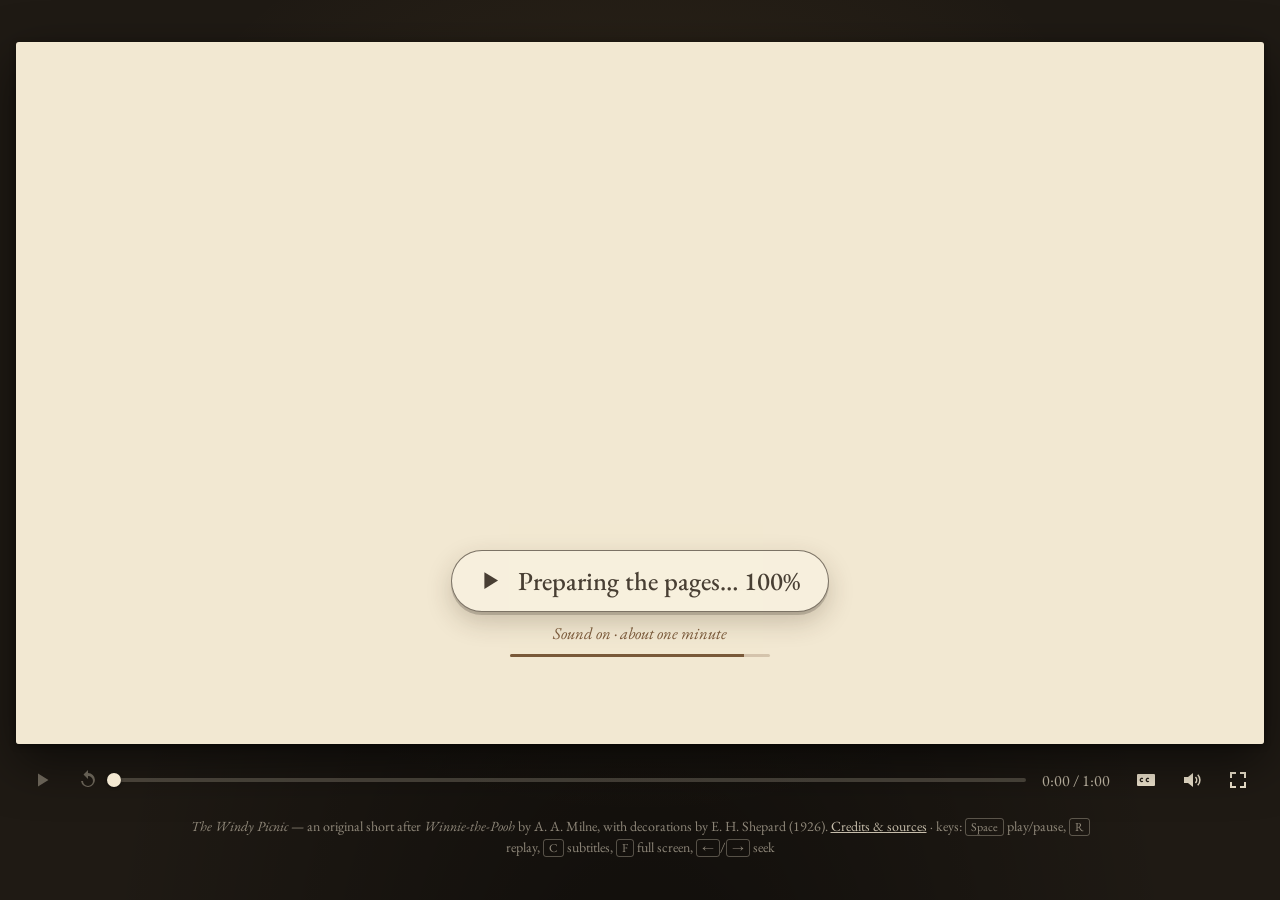
<file: windy-picnic/index.html>
<!doctype html>
<html lang="en">
<head>
  <meta charset="utf-8">
  <meta name="viewport" content="width=device-width, initial-scale=1, viewport-fit=cover">
  <meta name="theme-color" content="#1f1a14">
  <title>The Windy Picnic</title>
  <meta name="description" content="An original one-minute animated short with Winnie-the-Pooh and Piglet, after A. A. Milne and E. H. Shepard (1926).">
  <link rel="stylesheet" href="css/fonts.css">
  <link rel="stylesheet" href="css/style.css">
</head>
<body>
  <main class="room" id="room">
    <section class="stage" id="stage" aria-label="The Windy Picnic, animated short">
      <canvas id="film" width="1920" height="1080" aria-hidden="true"></canvas>

      <div class="cover" id="cover">
        <button class="begin" id="begin" type="button" disabled>
          <svg viewBox="0 0 24 24" aria-hidden="true"><path d="M8 5.5v13l10.5-6.5z"/></svg>
          <span id="beginLabel">Preparing the pages…</span>
        </button>
        <p class="cover-note" id="coverNote">Sound on · about one minute</p>
        <div class="loading" id="loading" aria-hidden="true"><span id="loadingBar"></span></div>
      </div>

      <div class="replay-card" id="replayCard" hidden>
        <button class="begin" id="replayBig" type="button">
          <svg viewBox="0 0 24 24" aria-hidden="true"><path d="M12 5V2L7.5 6.5 12 11V8a5 5 0 1 1-5 5H5a7 7 0 1 0 7-8z"/></svg>
          <span>Read it again</span>
        </button>
      </div>
      <p class="sr-only" id="captionLive" aria-live="polite"></p>
    </section>

    <nav class="controls" id="controls" aria-label="Playback controls">
      <button class="ctl" id="playPause" type="button" aria-label="Play" disabled>
        <svg class="i-play" viewBox="0 0 24 24" aria-hidden="true"><path d="M8 5.5v13l10.5-6.5z"/></svg>
        <svg class="i-pause" viewBox="0 0 24 24" aria-hidden="true"><path d="M7 5h3.6v14H7zM13.4 5H17v14h-3.6z"/></svg>
      </button>
      <button class="ctl" id="replay" type="button" aria-label="Replay from the beginning" disabled>
        <svg viewBox="0 0 24 24" aria-hidden="true"><path d="M12 5V2L7.5 6.5 12 11V8a5 5 0 1 1-5 5H5a7 7 0 1 0 7-8z"/></svg>
      </button>
      <div class="scrub" id="scrub" role="slider" tabindex="0" aria-label="Position" aria-valuemin="0" aria-valuemax="60" aria-valuenow="0">
        <div class="scrub-fill" id="scrubFill"></div>
      </div>
      <span class="time" id="time">0:00 / 1:00</span>
      <button class="ctl on" id="cc" type="button" aria-label="Subtitles" aria-pressed="true">
        <svg viewBox="0 0 24 24" aria-hidden="true"><path d="M4 6h16a1 1 0 0 1 1 1v10a1 1 0 0 1-1 1H4a1 1 0 0 1-1-1V7a1 1 0 0 1 1-1zm2.5 4.2a2.3 2.3 0 0 0 0 3.6c.7.5 1.9.5 2.7-.1l-.6-1c-.5.3-1 .3-1.3.1a1 1 0 0 1 0-1.6c.3-.2.8-.2 1.3.1l.6-1c-.8-.6-2-.6-2.7-.1zm6 0a2.3 2.3 0 0 0 0 3.6c.7.5 1.9.5 2.7-.1l-.6-1c-.5.3-1 .3-1.3.1a1 1 0 0 1 0-1.6c.3-.2.8-.2 1.3.1l.6-1c-.8-.6-2-.6-2.7-.1z"/></svg>
      </button>
      <button class="ctl" id="mute" type="button" aria-label="Mute" aria-pressed="false">
        <svg class="i-vol" viewBox="0 0 24 24" aria-hidden="true"><path d="M4 9h4l5-4v14l-5-4H4zM16 8.5a5 5 0 0 1 0 7l-1.1-1.1a3.4 3.4 0 0 0 0-4.8zM18.3 6.2a8.3 8.3 0 0 1 0 11.6l-1.1-1.1a6.7 6.7 0 0 0 0-9.4z"/></svg>
        <svg class="i-muted" viewBox="0 0 24 24" aria-hidden="true"><path d="M4 9h4l5-4v14l-5-4H4zM15.5 9.6l1.1-1.1 2.4 2.4 2.4-2.4 1.1 1.1-2.4 2.4 2.4 2.4-1.1 1.1-2.4-2.4-2.4 2.4-1.1-1.1 2.4-2.4z"/></svg>
      </button>
      <button class="ctl" id="full" type="button" aria-label="Full screen">
        <svg viewBox="0 0 24 24" aria-hidden="true"><path d="M4 4h6v2H6v4H4zm10 0h6v6h-2V6h-4zM4 14h2v4h4v2H4zm14 0h2v6h-6v-2h4z"/></svg>
      </button>
    </nav>

    <!-- on a phone held upright the film is small, so the subtitles are set here, full size -->
    <div class="captions" id="captions" aria-hidden="true"></div>
    <p class="rotate-hint" id="rotateHint">
      <svg viewBox="0 0 24 24" aria-hidden="true"><path d="M8.5 2h7A1.5 1.5 0 0 1 17 3.5v7h-2V4H9v16h3v2H8.5A1.5 1.5 0 0 1 7 20.5v-17A1.5 1.5 0 0 1 8.5 2zm6 13h6a1.5 1.5 0 0 1 1.5 1.5v4a1.5 1.5 0 0 1-1.5 1.5h-6a1.5 1.5 0 0 1-1.5-1.5v-4a1.5 1.5 0 0 1 1.5-1.5zm.5 2v3h5v-3z"/></svg>
      Turn your phone sideways for the whole picture
    </p>

    <footer class="colophon">
      <p><em>The Windy Picnic</em> — an original short after <em>Winnie-the-Pooh</em> by A. A. Milne, with decorations by E. H. Shepard (1926).
        <a href="CREDITS.md">Credits &amp; sources</a><span class="keys"> · keys: <kbd>Space</kbd> play/pause, <kbd>R</kbd> replay, <kbd>C</kbd> subtitles, <kbd>F</kbd> full screen, <kbd>←</kbd>/<kbd>→</kbd> seek</span></p>
    </footer>
  </main>

  <script>
    // phones and small tablets: keep less painted detail in memory (see js/util.js)
    window.WP_OPTS = {
      lowMem: (matchMedia('(pointer: coarse)').matches && Math.min(screen.width, screen.height) <= 1100) || (navigator.deviceMemory || 8) <= 4,
    };
  </script>
  <script src="js/util.js"></script>
  <script src="js/ink.js"></script>
  <script src="js/characters.js"></script>
  <script src="js/props.js"></script>
  <script src="js/world.js"></script>
  <script src="js/cloth.js"></script>
  <script src="js/film.js"></script>
  <script src="js/cues.js"></script>
  <script src="js/player.js"></script>
</body>
</html>
</file>
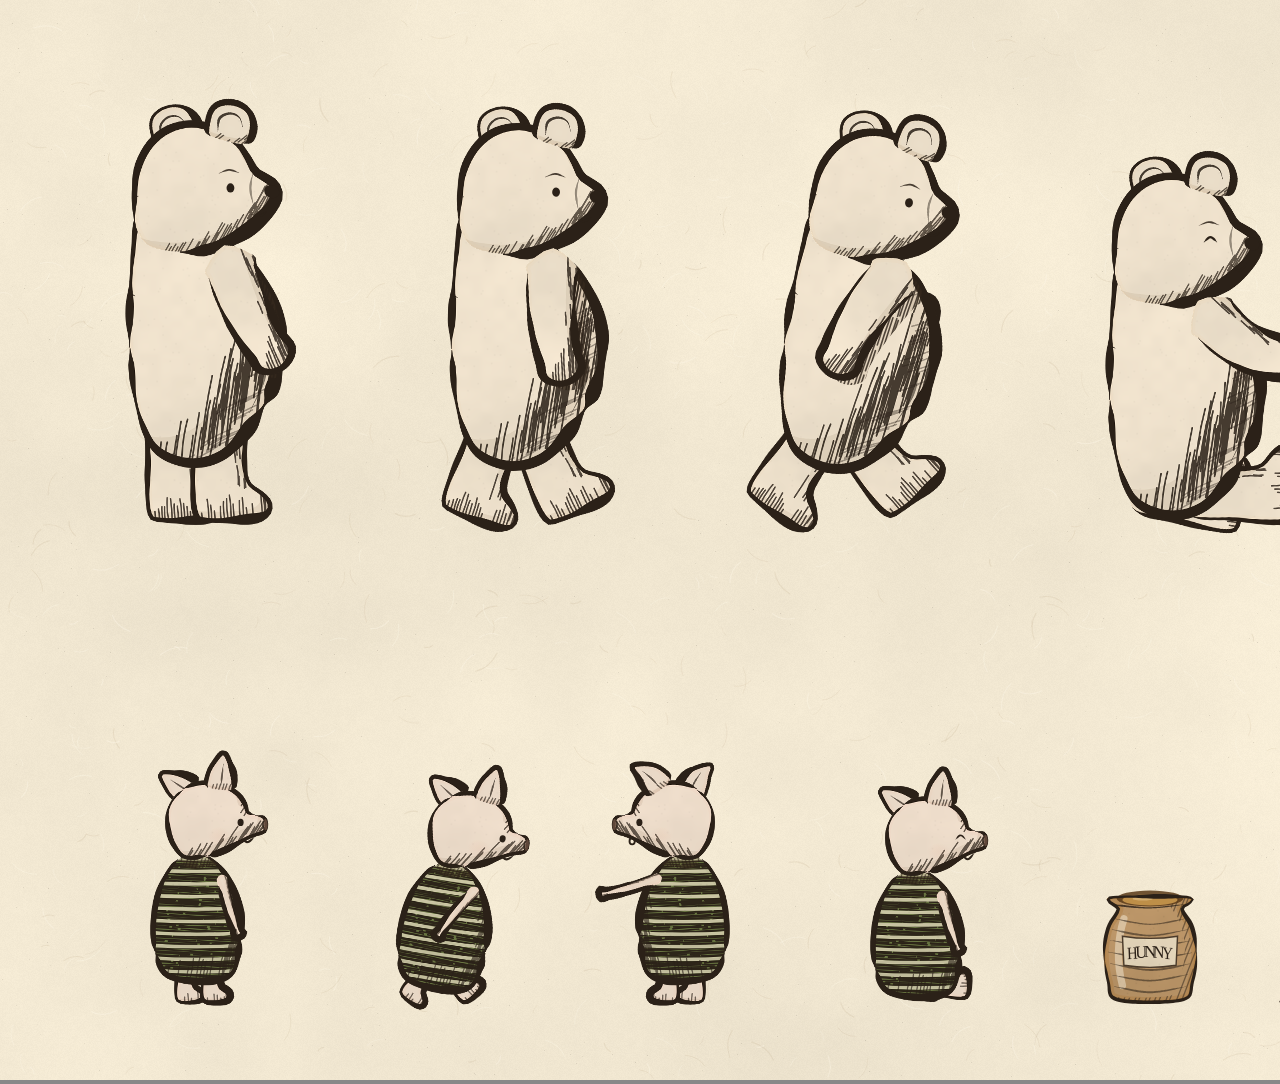
<file: windy-picnic/tools/dev/modelsheet.html>
<!doctype html><html><head><meta charset="utf-8">
<style>@font-face{font-family:'IM Fell English SC';src:url(../../assets/fonts/IMFeENsc28P.ttf)} body{margin:0;background:#888}</style>
</head><body><canvas id="c" width="1920" height="1080"></canvas>
<script src="../../js/util.js"></script><script src="../../js/ink.js"></script><script src="../../js/characters.js"></script>
<script src="../../js/props.js"></script>
<script>
const c=document.getElementById('c'), g=c.getContext('2d');
g.drawImage(WP.ink.makePaper(1920,1080),0,0);
const {drawPooh, drawPiglet, walkCycle}=WP.chars;
function put(x,y,s,flip,fn){g.save();g.translate(x,y);g.scale(s*flip,s);fn();g.restore();}
const S=1.45;
put(200,520,S,1,()=>drawPooh(g,{}));
put(520,520,S,1,()=>drawPooh(g,Object.assign({},walkCycle(0.25,1,0))));
put(840,520,S,1,()=>drawPooh(g,Object.assign({},walkCycle(0.2,1,1))));
put(1180,520,S,1,()=>drawPooh(g,{sit:1, armN:0.7, armF:0.6, armNCurl:0.9, eye:2, mouth:1}));
put(1560,520,S,-1,()=>drawPooh(g,{head:-0.3, armN:2.4, armNCurl:-0.2, armF:0.3, mouth:-1, lean:-0.1, earWind:1, lookY:-1}));
put(200,1000,S,1,()=>drawPiglet(g,{}));
put(440,1000,S,1,()=>drawPiglet(g,Object.assign({},walkCycle(0.25,1,1))));
put(680,1000,S,-1,()=>drawPiglet(g,{armN:1.2, armF:1.0, mouth:-1, earN:0.6, earF:0.6}));
put(920,1000,S,1,()=>drawPiglet(g,{sit:1, eye:2, mouth:1}));
if (WP.props) { put(1150,1000,S,1,()=>WP.props.drawPot(g,{})); put(1300,1000,S*1.6,1,()=>WP.props.drawBee(g,{t:0.1}));}
// size comparison: Pooh + Piglet side by side
put(1500,1000,1.0,1,()=>drawPooh(g,{head:0.12, lookY:1}));
put(1680,1000,1.0,-1,()=>drawPiglet(g,{head:-0.15}));
document.title='done';
</script></body></html>
</file>
<file: windy-picnic/css/fonts.css>
/* Bundled typefaces (SIL Open Font License): IM Fell English by Igino Marini, EB Garamond by Georg Duffner & Octavio Pardo. */
@font-face { font-family: 'IM Fell English'; src: url('../assets/fonts/IMFeENrm28P.ttf') format('truetype'); font-style: normal; font-display: block; }
@font-face { font-family: 'IM Fell English'; src: url('../assets/fonts/IMFeENit28P.ttf') format('truetype'); font-style: italic; font-display: block; }
@font-face { font-family: 'IM Fell English SC'; src: url('../assets/fonts/IMFeENsc28P.ttf') format('truetype'); font-display: block; }
@font-face { font-family: 'EB Garamond'; src: url('../assets/fonts/EBGaramond[wght].ttf') format('truetype'); font-weight: 400 800; font-style: normal; font-display: block; }
@font-face { font-family: 'EB Garamond'; src: url('../assets/fonts/EBGaramond-Italic[wght].ttf') format('truetype'); font-weight: 400 800; font-style: italic; font-display: block; }
</file>
<file: windy-picnic/css/style.css>
:root {
  --room: #1f1a14;
  --room-2: #2c241b;
  --paper: #f2e8d2;
  --paper-2: #e6d9bb;
  --ink: #2b2118;
  --sepia: #7a5a3a;
  --honey: #c3934a;
  --moss: #7d8a4e;
  --ctl-h: 48px;
  --vh: 100vh; /* the visible height; phones' toolbars come and go (see below) */
}
@supports (height: 100dvh) { :root { --vh: 100dvh; } }

* { box-sizing: border-box; }

html, body {
  margin: 0;
  height: 100%;
  background: var(--room);
  color: var(--paper);
  font-family: 'EB Garamond', Georgia, serif;
}

body {
  background:
    radial-gradient(ellipse at 50% 38%, rgba(195, 147, 74, 0.12), transparent 60%),
    radial-gradient(ellipse at 50% 120%, rgba(0, 0, 0, 0.5), transparent 60%),
    var(--room);
}

.room {
  min-height: var(--vh);
  display: flex;
  flex-direction: column;
  align-items: center;
  justify-content: center;
  padding: 16px;
  gap: 12px;
}

/* the film, 16:9, as large as fits with room for the controls */
.stage {
  position: relative;
  width: min(100%, calc((var(--vh) - var(--ctl-h) - 96px) * 16 / 9));
  min-width: min(100%, 320px);
  aspect-ratio: 16 / 9;
  touch-action: manipulation;
  background: var(--paper);
  border-radius: 3px;
  box-shadow: 0 1px 0 rgba(255, 240, 210, 0.15) inset, 0 18px 50px rgba(0, 0, 0, 0.55), 0 2px 6px rgba(0, 0, 0, 0.4);
  overflow: hidden;
}

.stage canvas {
  display: block;
  width: 100%;
  height: 100%;
}


/* cover: shown until the first press (which also unlocks sound) */
.cover, .replay-card {
  position: absolute;
  inset: 0;
  display: flex;
  flex-direction: column;
  align-items: center;
  justify-content: flex-end;
  padding-bottom: 7%;
  gap: 10px;
  background: linear-gradient(to top, rgba(242, 232, 210, 0.55), transparent 45%);
  transition: opacity 0.6s ease;
}
.cover.gone { opacity: 0; pointer-events: none; visibility: hidden; transition: opacity 0.6s ease, visibility 0s linear 0.6s; }

.begin {
  display: inline-flex;
  align-items: center;
  gap: 12px;
  padding: 14px 28px 14px 22px;
  font: 500 clamp(17px, 2.1vw, 26px) / 1 'EB Garamond', Georgia, serif;
  color: var(--ink);
  background: #f8f1e0;
  border: 1.5px solid rgba(43, 33, 24, 0.7);
  border-radius: 999px;
  box-shadow: 0 3px 0 rgba(43, 33, 24, 0.25), 0 10px 24px rgba(60, 40, 20, 0.25);
  cursor: pointer;
  transition: transform 0.15s ease, box-shadow 0.15s ease, background 0.15s ease;
}
.begin svg { width: 1.2em; height: 1.2em; fill: var(--ink); }
.begin:hover:not(:disabled) { transform: translateY(-1px); background: #fffaf0; }
.begin:active:not(:disabled) { transform: translateY(1px); box-shadow: 0 1px 0 rgba(43, 33, 24, 0.25); }
.begin:disabled { cursor: progress; opacity: 0.85; }
.begin:focus-visible, .ctl:focus-visible, .scrub:focus-visible { outline: 2px solid var(--honey); outline-offset: 3px; }

.cover-note {
  margin: 0;
  font-style: italic;
  font-size: clamp(13px, 1.3vw, 17px);
  color: var(--sepia);
}

.loading {
  width: min(260px, 40%);
  height: 3px;
  background: rgba(122, 90, 58, 0.25);
  border-radius: 2px;
  overflow: hidden;
}
.loading span { display: block; height: 100%; width: 0; background: var(--sepia); transition: width 0.2s; }
.loading.done { visibility: hidden; }

.replay-card { justify-content: center; padding: 0; background: rgba(242, 232, 210, 0.25); }
.replay-card[hidden] { display: none; }

/* controls */
.controls {
  width: min(100%, calc((var(--vh) - var(--ctl-h) - 96px) * 16 / 9));
  min-width: min(100%, 320px);
  height: var(--ctl-h);
  display: flex;
  align-items: center;
  gap: 6px;
  padding: 0 6px;
}

.ctl {
  width: 40px;
  height: 40px;
  flex: none;
  display: grid;
  place-items: center;
  border: 0;
  border-radius: 50%;
  background: transparent;
  color: var(--paper);
  cursor: pointer;
  touch-action: manipulation;
  -webkit-tap-highlight-color: transparent;
  transition: background 0.15s ease;
}
.ctl svg { width: 24px; height: 24px; fill: currentColor; }
.ctl:hover:not(:disabled) { background: rgba(242, 232, 210, 0.1); }
.ctl:disabled { opacity: 0.35; cursor: default; }
.ctl#cc:not(.on) { opacity: 0.45; }
.ctl .i-pause, .ctl.playing .i-play { display: none; }
.ctl.playing .i-pause { display: block; }
.ctl .i-muted, .ctl.muted .i-vol { display: none; }
.ctl.muted .i-muted { display: block; }

.scrub {
  flex: 1;
  height: 28px;
  position: relative;
  cursor: pointer;
  touch-action: none;
}
.scrub::before {
  content: '';
  position: absolute;
  left: 0; right: 0; top: 50%;
  height: 4px;
  transform: translateY(-50%);
  background: rgba(242, 232, 210, 0.2);
  border-radius: 2px;
}
.scrub-fill {
  position: absolute;
  left: 0; top: 50%;
  height: 4px;
  width: 0;
  transform: translateY(-50%);
  background: var(--honey);
  border-radius: 2px;
}
.scrub-fill::after {
  content: '';
  position: absolute;
  right: -7px; top: 50%;
  width: 14px; height: 14px;
  transform: translateY(-50%);
  background: var(--paper);
  border-radius: 50%;
  box-shadow: 0 1px 3px rgba(0, 0, 0, 0.5);
}

.time {
  flex: none;
  min-width: 88px;
  text-align: center;
  font-variant-numeric: tabular-nums;
  font-size: 16px;
  color: rgba(242, 232, 210, 0.8);
}

.colophon {
  max-width: 900px;
  text-align: center;
  font-size: 14px;
  line-height: 1.5;
  color: rgba(242, 232, 210, 0.55);
}
.colophon p { margin: 0; }
.colophon a { color: rgba(242, 232, 210, 0.8); }
kbd {
  font: inherit;
  font-size: 12px;
  padding: 0 5px;
  border: 1px solid rgba(242, 232, 210, 0.3);
  border-radius: 3px;
}

.sr-only {
  position: absolute !important;
  width: 1px; height: 1px;
  overflow: hidden;
  clip: rect(0 0 0 0);
  white-space: nowrap;
}

/* ------------------------------------------------------------ touch screens */

.captions, .rotate-hint { display: none; }

@media (pointer: coarse) {
  /* fingers need bigger targets (44 px, as the platform guidelines ask) */
  .ctl { width: 44px; height: 44px; }
  .ctl svg { width: 26px; height: 26px; }
  .scrub { height: 44px; }
  .scrub::before, .scrub-fill { height: 5px; }
  .scrub-fill::after { width: 20px; height: 20px; right: -10px; }
  .keys { display: none; }
}

@media (max-width: 560px) {
  .time { min-width: 0; font-size: 13px; }
  .controls { gap: 2px; padding: 0 2px; }
  .colophon { font-size: 12px; padding: 0 12px; }
}

/* a phone held upright: the film runs edge to edge, and the subtitles are set below it at a
   size you can read (inside the picture they would be a few pixels high) */
.room.narrow { padding: max(8px, env(safe-area-inset-top)) 0 max(12px, env(safe-area-inset-bottom)); gap: 8px; justify-content: flex-start; }
.room.narrow .stage { width: 100%; min-width: 0; border-radius: 0; }
.room.narrow .controls { width: 100%; min-width: 0; padding: 0 max(6px, env(safe-area-inset-left)); }
.room.narrow.show-captions .captions { display: flex; }
.room.narrow.portrait .rotate-hint { display: flex; }

.captions {
  width: 100%;
  min-height: 3.4em;
  padding: 0 18px;
  flex-direction: column;
  align-items: center;
  justify-content: flex-start;
  text-align: center;
  font-size: 19px;
  line-height: 1.3;
  color: var(--paper);
}
.captions .line { max-width: 34em; }
.captions .w { color: rgba(242, 232, 210, 0.38); transition: color 0.12s ease; }
.captions .w.said { color: var(--paper); }
.captions .w.pooh { font-style: italic; }
.captions .w.pooh.said { color: #e6b877; }
.captions .w.piglet { font-style: italic; }
.captions .w.piglet.said { color: #bccb86; }

.rotate-hint {
  margin: 4px 0 0;
  align-items: center;
  gap: 8px;
  font-size: 14px;
  font-style: italic;
  color: rgba(242, 232, 210, 0.6);
}
.rotate-hint svg { width: 20px; height: 20px; fill: currentColor; flex: none; }

/* immersive: the film fills the screen (full screen, or a phone turned sideways) and the
   controls float over its foot, fading away while it plays */
.room.immersive {
  padding: 0;
  gap: 0;
  background: #000;
  min-height: var(--vh);
  justify-content: center;
}
.room.immersive .stage {
  width: min(100vw, calc(var(--vh) * 16 / 9));
  min-width: 0;
  border-radius: 0;
  box-shadow: none;
}
.room.immersive .controls {
  position: fixed;
  left: 50%;
  bottom: 0;
  transform: translateX(-50%);
  z-index: 3;
  width: min(100vw, calc(var(--vh) * 16 / 9));
  min-width: 0;
  height: auto;
  min-height: 60px;
  padding: 10px max(10px, env(safe-area-inset-right)) max(6px, env(safe-area-inset-bottom)) max(10px, env(safe-area-inset-left));
  background: linear-gradient(to top, rgba(18, 13, 8, 0.78), rgba(18, 13, 8, 0));
  transition: opacity 0.35s ease;
}
.room.immersive.idle .controls { opacity: 0; pointer-events: none; }
.room.immersive.idle { cursor: none; }
.room.immersive .colophon, .room.immersive .rotate-hint { display: none; }
.room.immersive:not(.narrow) .captions { display: none; }

/* full screen: the real thing where the browser allows it, otherwise (iPhone Safari) the
   page itself covers the screen */
.room:fullscreen { width: 100vw; height: 100vh; }
.room.pseudo-full { position: fixed; inset: 0; z-index: 100; overflow: hidden; }
</file>
